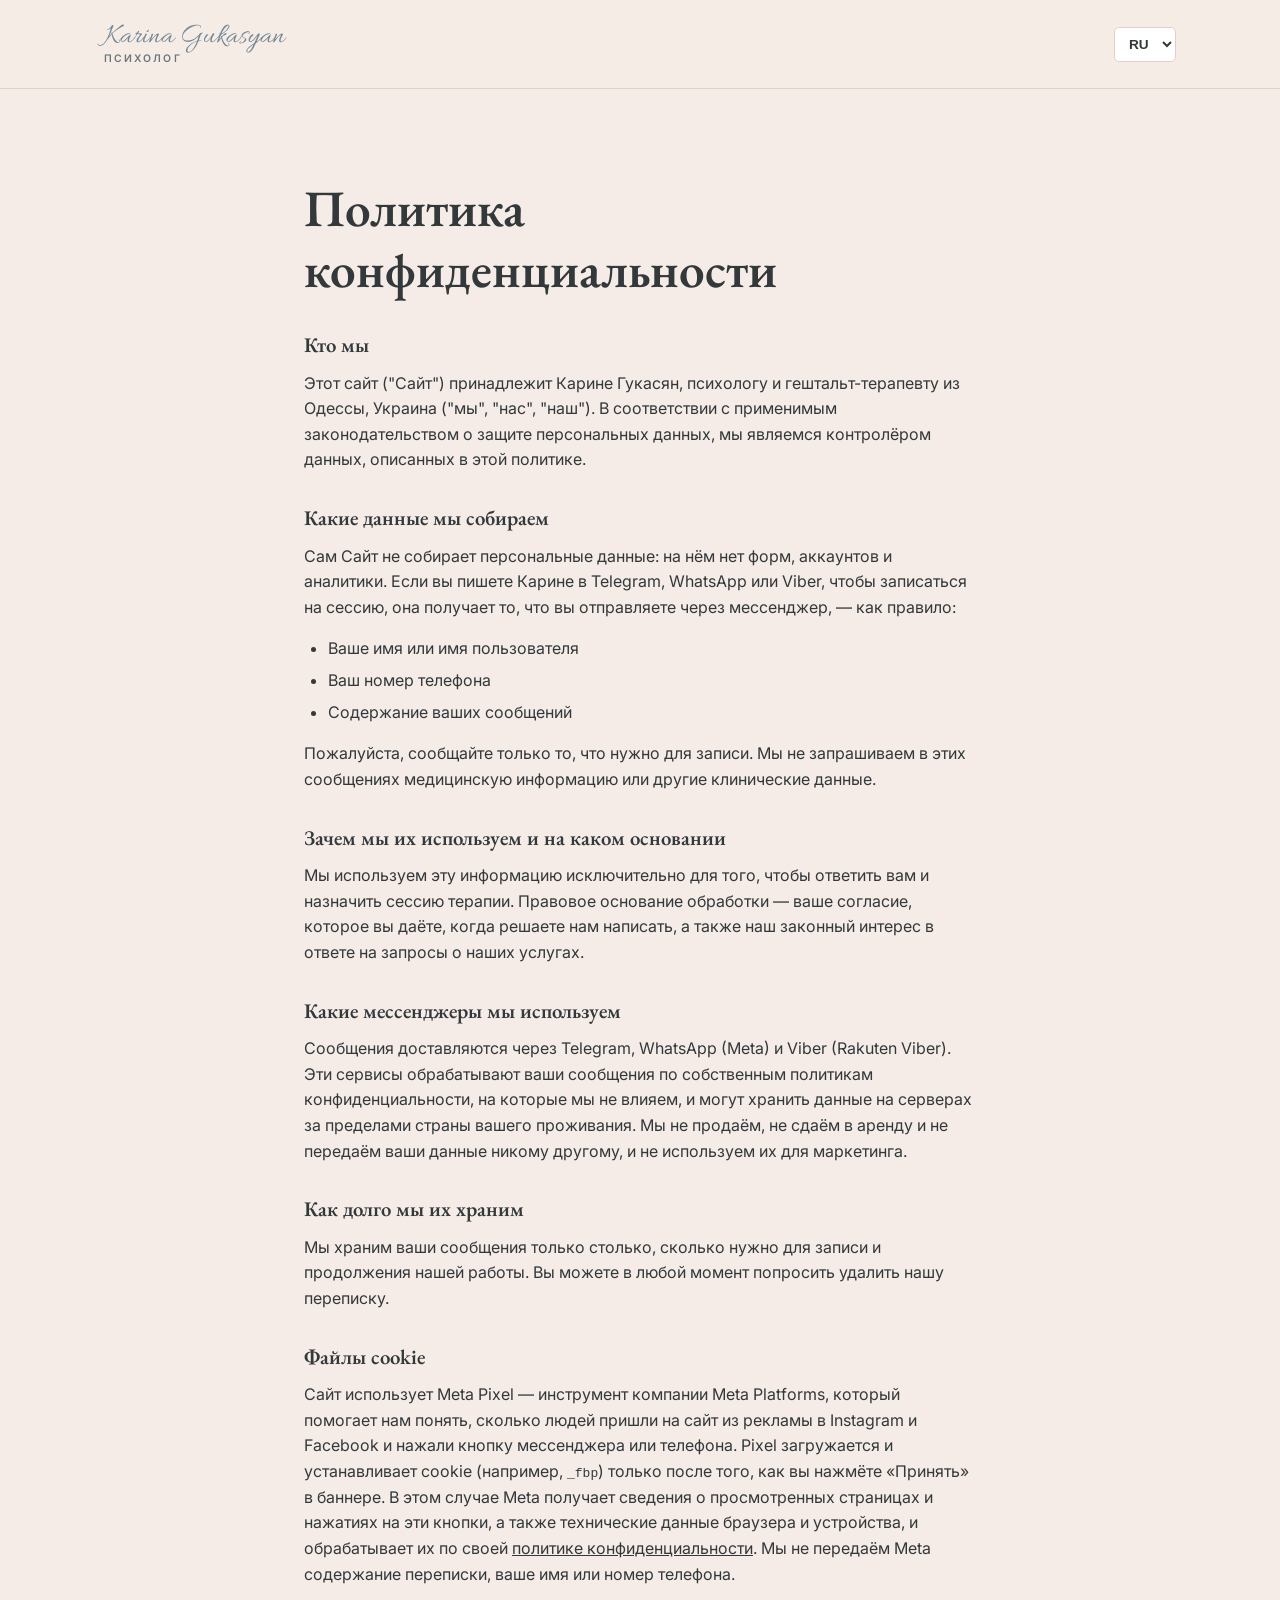
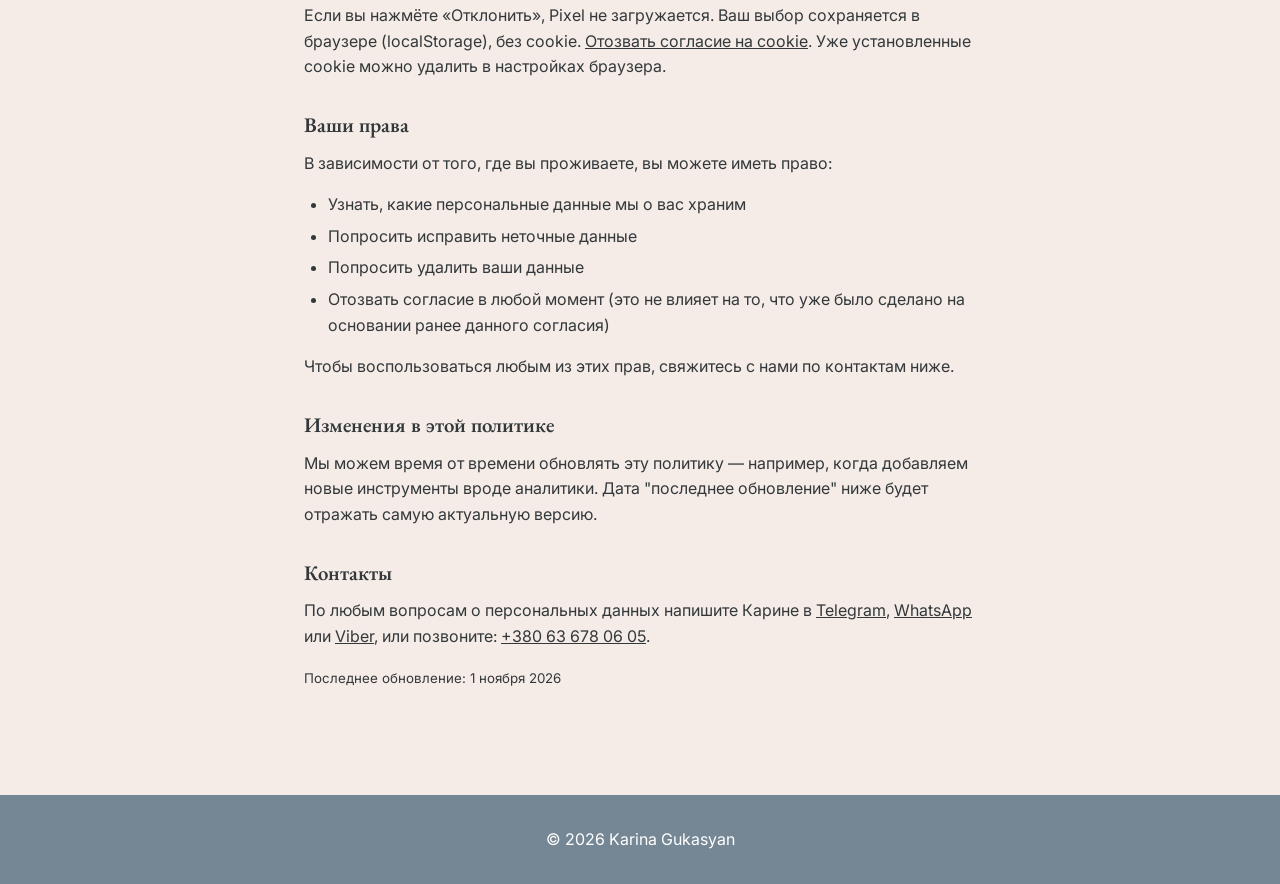
<file: privacy-ru.html>
<!DOCTYPE html>
<html lang="ru">
<head>
<meta charset="UTF-8">
<meta name="viewport" content="width=device-width, initial-scale=1.0">
<title>Политика конфиденциальности — Karina Gukasyan</title>
<meta name="description" content="Политика конфиденциальности сайта Карины Гукасян: какие персональные данные собираются при записи на сессию, зачем и какие у вас права.">
<link rel="canonical" href="https://gukasyan-karina.netlify.app/privacy-ru.html">
<link rel="preconnect" href="https://fonts.googleapis.com">
<link rel="preconnect" href="https://fonts.gstatic.com" crossorigin>
<!-- Fonts load without blocking first paint; Allura is subset to the logo's letters -->
<link rel="preload" as="style" href="https://fonts.googleapis.com/css2?family=EB+Garamond:wght@500;600;700&family=Inter:wght@400;500;600&display=swap" onload="this.onload=null;this.rel='stylesheet'">
<link rel="preload" as="style" href="https://fonts.googleapis.com/css2?family=Allura&text=Karina%20Gukasyan&display=swap" onload="this.onload=null;this.rel='stylesheet'">
<noscript><link rel="stylesheet" href="https://fonts.googleapis.com/css2?family=EB+Garamond:wght@500;600;700&family=Inter:wght@400;500;600&display=swap"><link rel="stylesheet" href="https://fonts.googleapis.com/css2?family=Allura&text=Karina%20Gukasyan&display=swap"></noscript>
<link rel="icon" href="favicon.ico" sizes="48x48">
<link rel="icon" href="favicon.svg" type="image/svg+xml">
<link rel="apple-touch-icon" href="apple-touch-icon.png">

<link rel="stylesheet" href="css/styles.css">
</head>
<body>

<header class="site-header">
  <div class="container header-inner">
    <a href="index-ru.html" class="logo-block">
      <span class="logo">Karina Gukasyan</span>
      <span class="logo-tagline">Психолог</span>
    </a>
    <select class="lang-select" aria-label="Язык" onchange="if(this.value) window.location.href=this.value;" style="margin-left:auto;">
      <option value="privacy.html">EN</option>
      <option value="privacy-uk.html">UK</option>
      <option value="privacy-ru.html" selected>RU</option>
    </select>
  </div>
</header>

<main>
  <section class="section">
    <div class="container narrow legal">
      <h1>Политика конфиденциальности</h1>

      <h2>Кто мы</h2>
      <p>Этот сайт ("Сайт") принадлежит Карине Гукасян, психологу и гештальт-терапевту из Одессы, Украина ("мы", "нас", "наш"). В соответствии с применимым законодательством о защите персональных данных, мы являемся контролёром данных, описанных в этой политике.</p>

      <h2>Какие данные мы собираем</h2>
      <p>Сам Сайт не собирает персональные данные: на нём нет форм, аккаунтов и аналитики. Если вы пишете Карине в Telegram, WhatsApp или Viber, чтобы записаться на сессию, она получает то, что вы отправляете через мессенджер, — как правило:</p>
      <ul>
        <li>Ваше имя или имя пользователя</li>
        <li>Ваш номер телефона</li>
        <li>Содержание ваших сообщений</li>
      </ul>
      <p>Пожалуйста, сообщайте только то, что нужно для записи. Мы не запрашиваем в этих сообщениях медицинскую информацию или другие клинические данные.</p>

      <h2>Зачем мы их используем и на каком основании</h2>
      <p>Мы используем эту информацию исключительно для того, чтобы ответить вам и назначить сессию терапии. Правовое основание обработки — ваше согласие, которое вы даёте, когда решаете нам написать, а также наш законный интерес в ответе на запросы о наших услугах.</p>

      <h2>Какие мессенджеры мы используем</h2>
      <p>Сообщения доставляются через Telegram, WhatsApp (Meta) и Viber (Rakuten Viber). Эти сервисы обрабатывают ваши сообщения по собственным политикам конфиденциальности, на которые мы не влияем, и могут хранить данные на серверах за пределами страны вашего проживания. Мы не продаём, не сдаём в аренду и не передаём ваши данные никому другому, и не используем их для маркетинга.</p>

      <h2>Как долго мы их храним</h2>
      <p>Мы храним ваши сообщения только столько, сколько нужно для записи и продолжения нашей работы. Вы можете в любой момент попросить удалить нашу переписку.</p>

      <h2>Файлы cookie</h2>
      <p>Сайт использует Meta Pixel — инструмент компании Meta Platforms, который помогает нам понять, сколько людей пришли на сайт из рекламы в Instagram и Facebook и нажали кнопку мессенджера или телефона. Pixel загружается и устанавливает cookie (например, <code>_fbp</code>) только после того, как вы нажмёте «Принять» в баннере. В этом случае Meta получает сведения о просмотренных страницах и нажатиях на эти кнопки, а также технические данные браузера и устройства, и обрабатывает их по своей <a href="https://www.facebook.com/privacy/policy/" target="_blank" rel="noopener">политике конфиденциальности</a>. Мы не передаём Meta содержание переписки, ваше имя или номер телефона.</p>
      <p>Если вы нажмёте «Отклонить», Pixel не загружается. Ваш выбор сохраняется в браузере (localStorage), без cookie. <a href="#" id="cookie-reset" data-done="Согласие отозвано">Отозвать согласие на cookie</a>. Уже установленные cookie можно удалить в настройках браузера.</p>

      <h2>Ваши права</h2>
      <p>В зависимости от того, где вы проживаете, вы можете иметь право:</p>
      <ul>
        <li>Узнать, какие персональные данные мы о вас храним</li>
        <li>Попросить исправить неточные данные</li>
        <li>Попросить удалить ваши данные</li>
        <li>Отозвать согласие в любой момент (это не влияет на то, что уже было сделано на основании ранее данного согласия)</li>
      </ul>
      <p>Чтобы воспользоваться любым из этих прав, свяжитесь с нами по контактам ниже.</p>

      <h2>Изменения в этой политике</h2>
      <p>Мы можем время от времени обновлять эту политику — например, когда добавляем новые инструменты вроде аналитики. Дата "последнее обновление" ниже будет отражать самую актуальную версию.</p>

      <h2>Контакты</h2>
      <p>По любым вопросам о персональных данных напишите Карине в <a href="https://t.me/Karina_Gukasyan" target="_blank" rel="noopener">Telegram</a>, <a href="https://wa.me/380636780605" target="_blank" rel="noopener">WhatsApp</a> или <a href="viber://chat?number=%2B380636780605">Viber</a>, или позвоните: <a href="tel:+380636780605">+380 63 678 06 05</a>.</p>

      <p><small>Последнее обновление: 1 ноября 2026</small></p>
    </div>
  </section>
</main>

<footer class="site-footer">
  <div class="container footer-inner">
    <p>© <span id="year">2026</span> Karina Gukasyan</p>
  </div>
</footer>

<script src="js/main.js"></script>
</body>
</html>
</file>
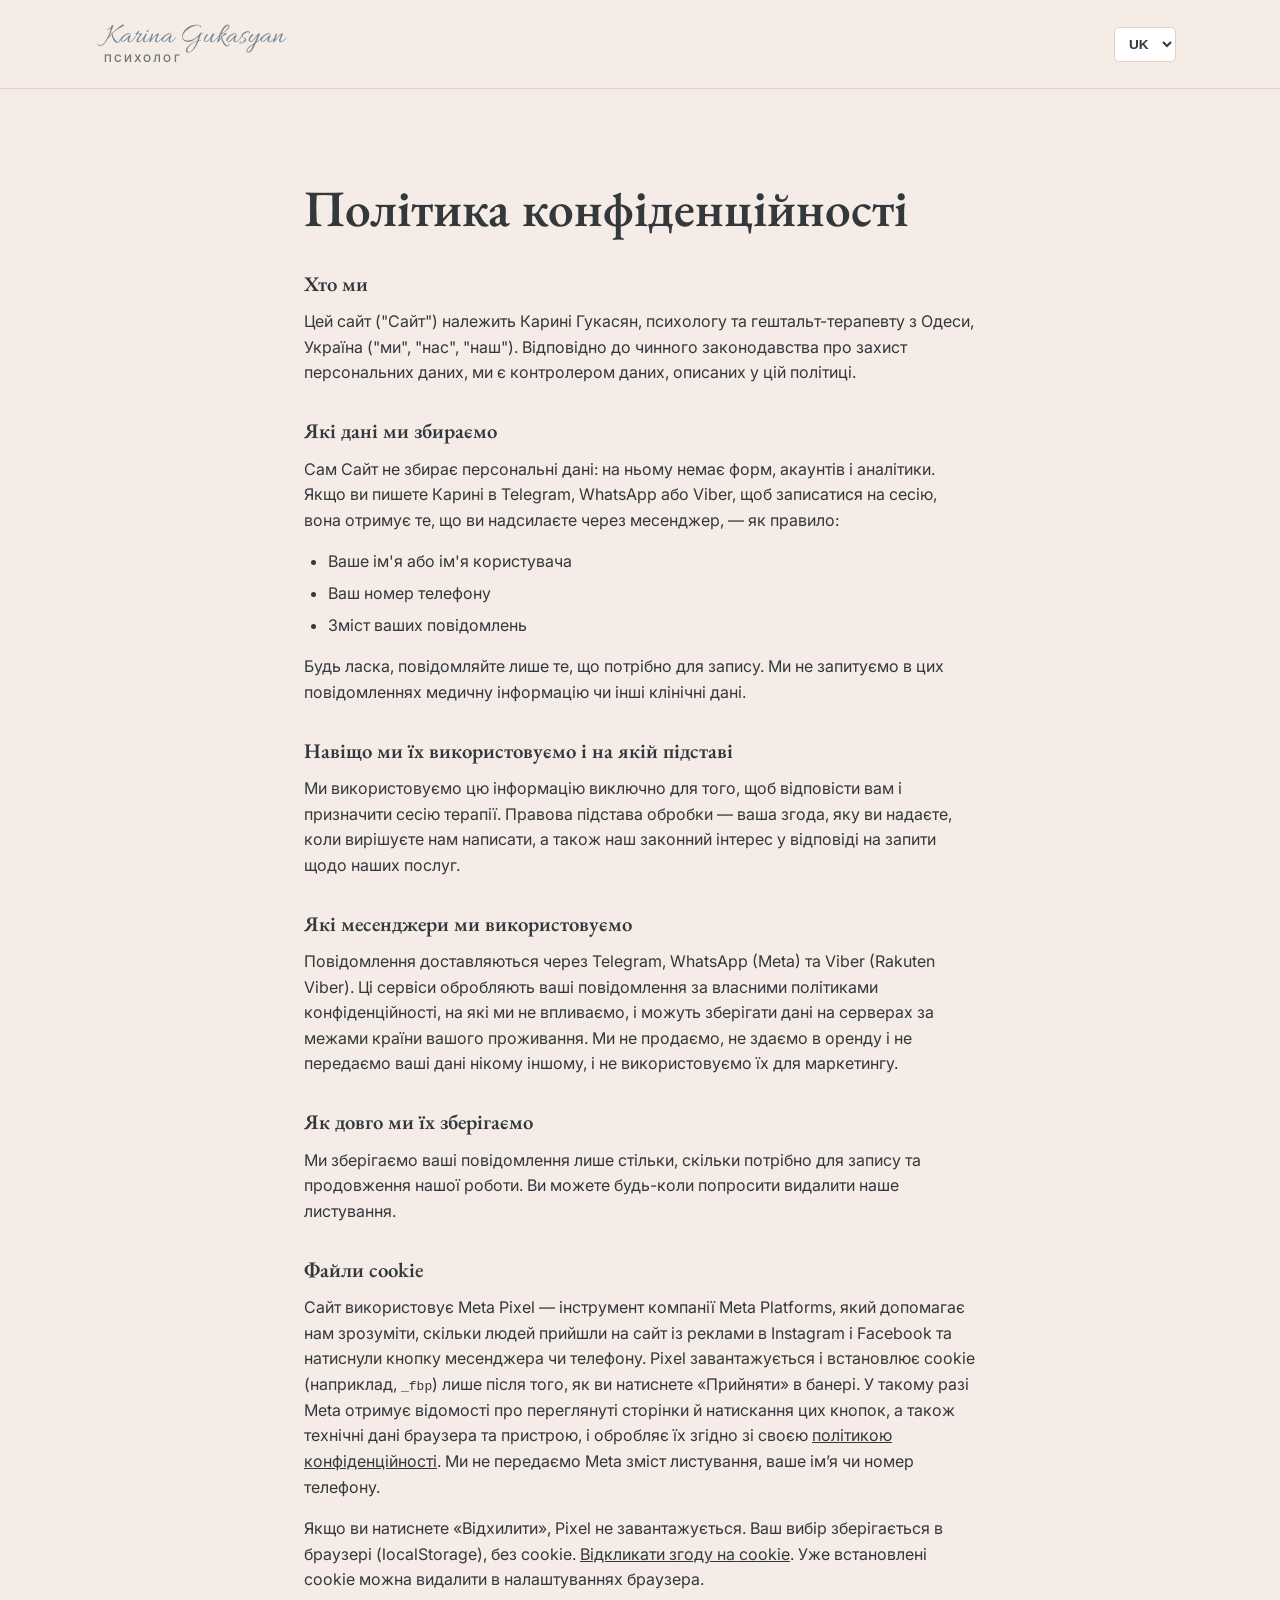
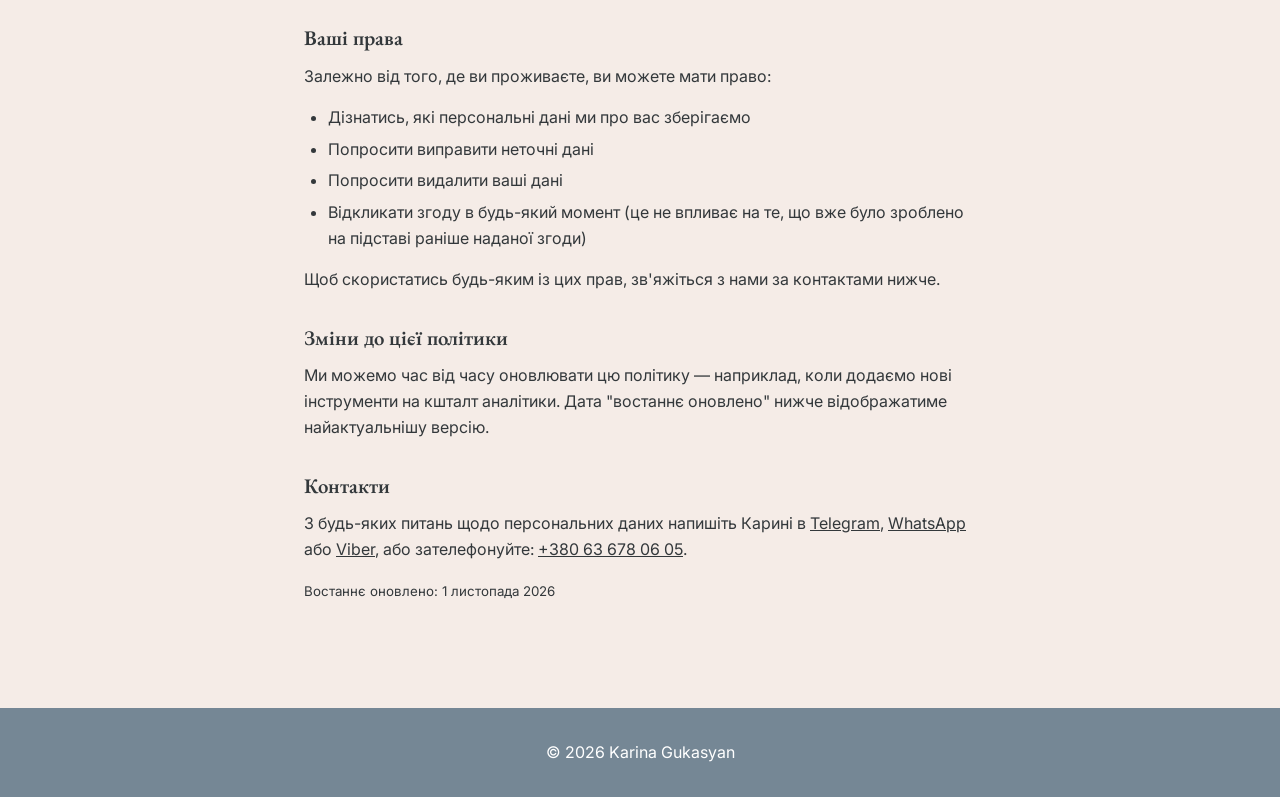
<file: privacy-uk.html>
<!DOCTYPE html>
<html lang="uk">
<head>
<meta charset="UTF-8">
<meta name="viewport" content="width=device-width, initial-scale=1.0">
<title>Політика конфіденційності — Karina Gukasyan</title>
<meta name="description" content="Політика конфіденційності сайту Карини Гукасян: які персональні дані збираються під час запису на сесію, навіщо і які у вас права.">
<link rel="canonical" href="https://gukasyan-karina.netlify.app/privacy-uk.html">
<link rel="preconnect" href="https://fonts.googleapis.com">
<link rel="preconnect" href="https://fonts.gstatic.com" crossorigin>
<!-- Fonts load without blocking first paint; Allura is subset to the logo's letters -->
<link rel="preload" as="style" href="https://fonts.googleapis.com/css2?family=EB+Garamond:wght@500;600;700&family=Inter:wght@400;500;600&display=swap" onload="this.onload=null;this.rel='stylesheet'">
<link rel="preload" as="style" href="https://fonts.googleapis.com/css2?family=Allura&text=Karina%20Gukasyan&display=swap" onload="this.onload=null;this.rel='stylesheet'">
<noscript><link rel="stylesheet" href="https://fonts.googleapis.com/css2?family=EB+Garamond:wght@500;600;700&family=Inter:wght@400;500;600&display=swap"><link rel="stylesheet" href="https://fonts.googleapis.com/css2?family=Allura&text=Karina%20Gukasyan&display=swap"></noscript>
<link rel="icon" href="favicon.ico" sizes="48x48">
<link rel="icon" href="favicon.svg" type="image/svg+xml">
<link rel="apple-touch-icon" href="apple-touch-icon.png">

<link rel="stylesheet" href="css/styles.css">
</head>
<body>

<header class="site-header">
  <div class="container header-inner">
    <a href="index-uk.html" class="logo-block">
      <span class="logo">Karina Gukasyan</span>
      <span class="logo-tagline">Психолог</span>
    </a>
    <select class="lang-select" aria-label="Мова" onchange="if(this.value) window.location.href=this.value;" style="margin-left:auto;">
      <option value="privacy.html">EN</option>
      <option value="privacy-uk.html" selected>UK</option>
      <option value="privacy-ru.html">RU</option>
    </select>
  </div>
</header>

<main>
  <section class="section">
    <div class="container narrow legal">
      <h1>Політика конфіденційності</h1>

      <h2>Хто ми</h2>
      <p>Цей сайт ("Сайт") належить Карині Гукасян, психологу та гештальт-терапевту з Одеси, Україна ("ми", "нас", "наш"). Відповідно до чинного законодавства про захист персональних даних, ми є контролером даних, описаних у цій політиці.</p>

      <h2>Які дані ми збираємо</h2>
      <p>Сам Сайт не збирає персональні дані: на ньому немає форм, акаунтів і аналітики. Якщо ви пишете Карині в Telegram, WhatsApp або Viber, щоб записатися на сесію, вона отримує те, що ви надсилаєте через месенджер, — як правило:</p>
      <ul>
        <li>Ваше ім'я або ім'я користувача</li>
        <li>Ваш номер телефону</li>
        <li>Зміст ваших повідомлень</li>
      </ul>
      <p>Будь ласка, повідомляйте лише те, що потрібно для запису. Ми не запитуємо в цих повідомленнях медичну інформацію чи інші клінічні дані.</p>

      <h2>Навіщо ми їх використовуємо і на якій підставі</h2>
      <p>Ми використовуємо цю інформацію виключно для того, щоб відповісти вам і призначити сесію терапії. Правова підстава обробки — ваша згода, яку ви надаєте, коли вирішуєте нам написати, а також наш законний інтерес у відповіді на запити щодо наших послуг.</p>

      <h2>Які месенджери ми використовуємо</h2>
      <p>Повідомлення доставляються через Telegram, WhatsApp (Meta) та Viber (Rakuten Viber). Ці сервіси обробляють ваші повідомлення за власними політиками конфіденційності, на які ми не впливаємо, і можуть зберігати дані на серверах за межами країни вашого проживання. Ми не продаємо, не здаємо в оренду і не передаємо ваші дані нікому іншому, і не використовуємо їх для маркетингу.</p>

      <h2>Як довго ми їх зберігаємо</h2>
      <p>Ми зберігаємо ваші повідомлення лише стільки, скільки потрібно для запису та продовження нашої роботи. Ви можете будь-коли попросити видалити наше листування.</p>

      <h2>Файли cookie</h2>
      <p>Сайт використовує Meta Pixel — інструмент компанії Meta Platforms, який допомагає нам зрозуміти, скільки людей прийшли на сайт із реклами в Instagram і Facebook та натиснули кнопку месенджера чи телефону. Pixel завантажується і встановлює cookie (наприклад, <code>_fbp</code>) лише після того, як ви натиснете «Прийняти» в банері. У такому разі Meta отримує відомості про переглянуті сторінки й натискання цих кнопок, а також технічні дані браузера та пристрою, і обробляє їх згідно зі своєю <a href="https://www.facebook.com/privacy/policy/" target="_blank" rel="noopener">політикою конфіденційності</a>. Ми не передаємо Meta зміст листування, ваше ім’я чи номер телефону.</p>
      <p>Якщо ви натиснете «Відхилити», Pixel не завантажується. Ваш вибір зберігається в браузері (localStorage), без cookie. <a href="#" id="cookie-reset" data-done="Згоду відкликано">Відкликати згоду на cookie</a>. Уже встановлені cookie можна видалити в налаштуваннях браузера.</p>

      <h2>Ваші права</h2>
      <p>Залежно від того, де ви проживаєте, ви можете мати право:</p>
      <ul>
        <li>Дізнатись, які персональні дані ми про вас зберігаємо</li>
        <li>Попросити виправити неточні дані</li>
        <li>Попросити видалити ваші дані</li>
        <li>Відкликати згоду в будь-який момент (це не впливає на те, що вже було зроблено на підставі раніше наданої згоди)</li>
      </ul>
      <p>Щоб скористатись будь-яким із цих прав, зв'яжіться з нами за контактами нижче.</p>

      <h2>Зміни до цієї політики</h2>
      <p>Ми можемо час від часу оновлювати цю політику — наприклад, коли додаємо нові інструменти на кшталт аналітики. Дата "востаннє оновлено" нижче відображатиме найактуальнішу версію.</p>

      <h2>Контакти</h2>
      <p>З будь-яких питань щодо персональних даних напишіть Карині в <a href="https://t.me/Karina_Gukasyan" target="_blank" rel="noopener">Telegram</a>, <a href="https://wa.me/380636780605" target="_blank" rel="noopener">WhatsApp</a> або <a href="viber://chat?number=%2B380636780605">Viber</a>, або зателефонуйте: <a href="tel:+380636780605">+380 63 678 06 05</a>.</p>

      <p><small>Востаннє оновлено: 1 листопада 2026</small></p>
    </div>
  </section>
</main>

<footer class="site-footer">
  <div class="container footer-inner">
    <p>© <span id="year">2026</span> Karina Gukasyan</p>
  </div>
</footer>

<script src="js/main.js"></script>
</body>
</html>
</file>
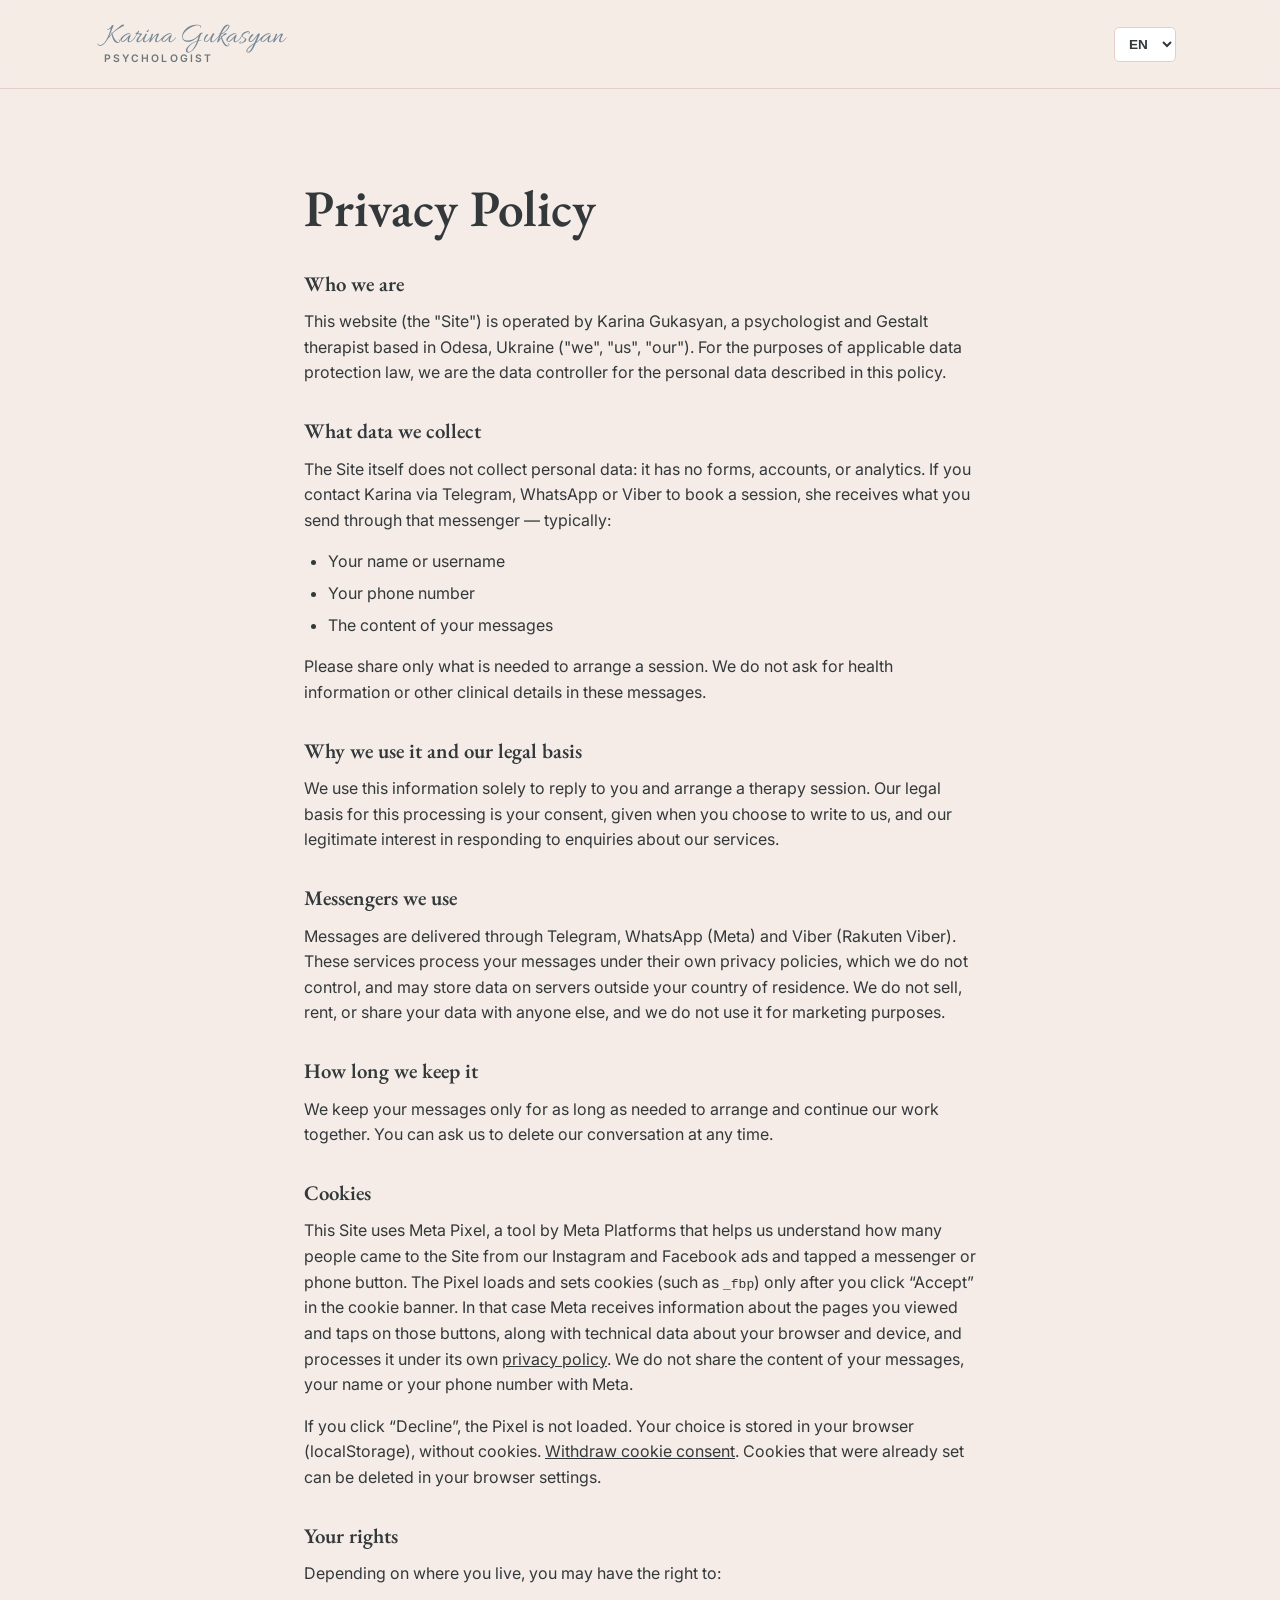
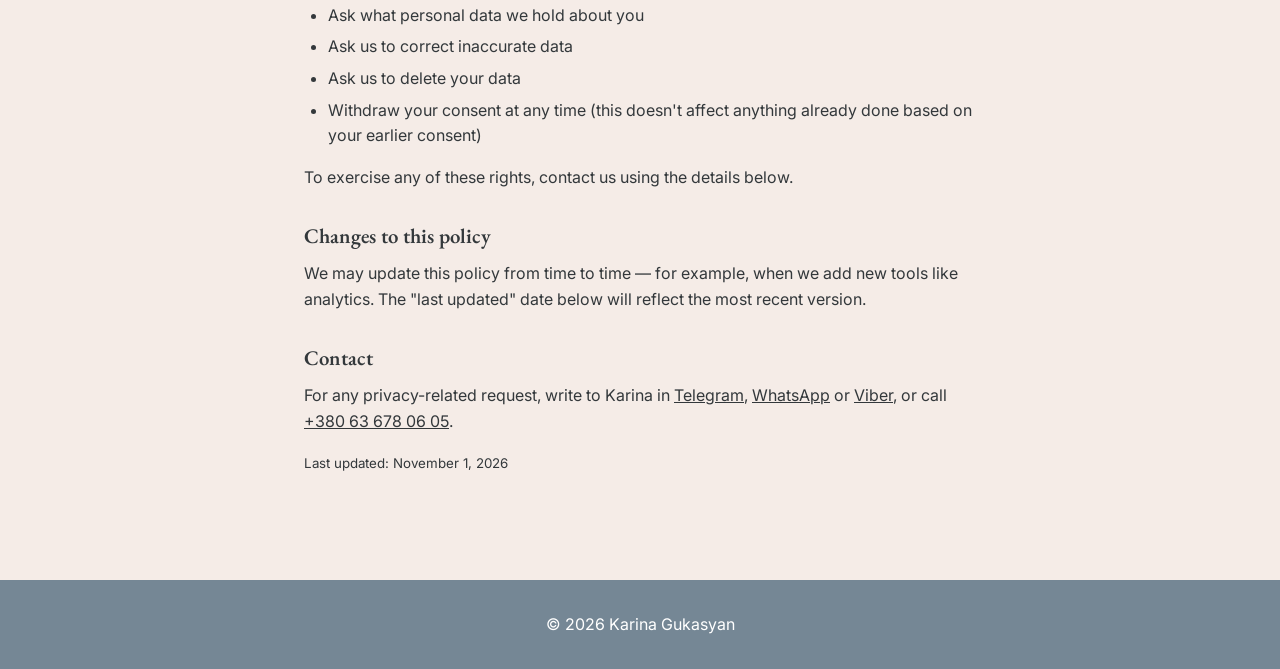
<file: privacy.html>
<!DOCTYPE html>
<html lang="en">
<head>
<meta charset="UTF-8">
<meta name="viewport" content="width=device-width, initial-scale=1.0">
<title>Privacy Policy — Karina Gukasyan</title>
<meta name="description" content="Privacy policy of Karina Gukasyan's website: what personal data is collected when you book a session, why, and your rights.">
<link rel="canonical" href="https://gukasyan-karina.netlify.app/privacy.html">
<link rel="preconnect" href="https://fonts.googleapis.com">
<link rel="preconnect" href="https://fonts.gstatic.com" crossorigin>
<!-- Fonts load without blocking first paint; Allura is subset to the logo's letters -->
<link rel="preload" as="style" href="https://fonts.googleapis.com/css2?family=EB+Garamond:wght@500;600;700&family=Inter:wght@400;500;600&display=swap" onload="this.onload=null;this.rel='stylesheet'">
<link rel="preload" as="style" href="https://fonts.googleapis.com/css2?family=Allura&text=Karina%20Gukasyan&display=swap" onload="this.onload=null;this.rel='stylesheet'">
<noscript><link rel="stylesheet" href="https://fonts.googleapis.com/css2?family=EB+Garamond:wght@500;600;700&family=Inter:wght@400;500;600&display=swap"><link rel="stylesheet" href="https://fonts.googleapis.com/css2?family=Allura&text=Karina%20Gukasyan&display=swap"></noscript>
<link rel="icon" href="favicon.ico" sizes="48x48">
<link rel="icon" href="favicon.svg" type="image/svg+xml">
<link rel="apple-touch-icon" href="apple-touch-icon.png">

<link rel="stylesheet" href="css/styles.css">
</head>
<body>

<header class="site-header">
  <div class="container header-inner">
    <a href="index.html" class="logo-block">
      <span class="logo">Karina Gukasyan</span>
      <span class="logo-tagline">Psychologist</span>
    </a>
    <select class="lang-select" aria-label="Language" onchange="if(this.value) window.location.href=this.value;" style="margin-left:auto;">
      <option value="privacy.html" selected>EN</option>
      <option value="privacy-uk.html">UK</option>
      <option value="privacy-ru.html">RU</option>
    </select>
  </div>
</header>

<main>
  <section class="section">
    <div class="container narrow legal">
      <h1>Privacy Policy</h1>

      <h2>Who we are</h2>
      <p>This website (the "Site") is operated by Karina Gukasyan, a psychologist and Gestalt therapist based in Odesa, Ukraine ("we", "us", "our"). For the purposes of applicable data protection law, we are the data controller for the personal data described in this policy.</p>

      <h2>What data we collect</h2>
      <p>The Site itself does not collect personal data: it has no forms, accounts, or analytics. If you contact Karina via Telegram, WhatsApp or Viber to book a session, she receives what you send through that messenger — typically:</p>
      <ul>
        <li>Your name or username</li>
        <li>Your phone number</li>
        <li>The content of your messages</li>
      </ul>
      <p>Please share only what is needed to arrange a session. We do not ask for health information or other clinical details in these messages.</p>

      <h2>Why we use it and our legal basis</h2>
      <p>We use this information solely to reply to you and arrange a therapy session. Our legal basis for this processing is your consent, given when you choose to write to us, and our legitimate interest in responding to enquiries about our services.</p>

      <h2>Messengers we use</h2>
      <p>Messages are delivered through Telegram, WhatsApp (Meta) and Viber (Rakuten Viber). These services process your messages under their own privacy policies, which we do not control, and may store data on servers outside your country of residence. We do not sell, rent, or share your data with anyone else, and we do not use it for marketing purposes.</p>

      <h2>How long we keep it</h2>
      <p>We keep your messages only for as long as needed to arrange and continue our work together. You can ask us to delete our conversation at any time.</p>

      <h2>Cookies</h2>
      <p>This Site uses Meta Pixel, a tool by Meta Platforms that helps us understand how many people came to the Site from our Instagram and Facebook ads and tapped a messenger or phone button. The Pixel loads and sets cookies (such as <code>_fbp</code>) only after you click “Accept” in the cookie banner. In that case Meta receives information about the pages you viewed and taps on those buttons, along with technical data about your browser and device, and processes it under its own <a href="https://www.facebook.com/privacy/policy/" target="_blank" rel="noopener">privacy policy</a>. We do not share the content of your messages, your name or your phone number with Meta.</p>
      <p>If you click “Decline”, the Pixel is not loaded. Your choice is stored in your browser (localStorage), without cookies. <a href="#" id="cookie-reset" data-done="Consent withdrawn">Withdraw cookie consent</a>. Cookies that were already set can be deleted in your browser settings.</p>

      <h2>Your rights</h2>
      <p>Depending on where you live, you may have the right to:</p>
      <ul>
        <li>Ask what personal data we hold about you</li>
        <li>Ask us to correct inaccurate data</li>
        <li>Ask us to delete your data</li>
        <li>Withdraw your consent at any time (this doesn't affect anything already done based on your earlier consent)</li>
      </ul>
      <p>To exercise any of these rights, contact us using the details below.</p>

      <h2>Changes to this policy</h2>
      <p>We may update this policy from time to time — for example, when we add new tools like analytics. The "last updated" date below will reflect the most recent version.</p>

      <h2>Contact</h2>
      <p>For any privacy-related request, write to Karina in <a href="https://t.me/Karina_Gukasyan" target="_blank" rel="noopener">Telegram</a>, <a href="https://wa.me/380636780605" target="_blank" rel="noopener">WhatsApp</a> or <a href="viber://chat?number=%2B380636780605">Viber</a>, or call <a href="tel:+380636780605">+380 63 678 06 05</a>.</p>

      <p><small>Last updated: November 1, 2026</small></p>
    </div>
  </section>
</main>

<footer class="site-footer">
  <div class="container footer-inner">
    <p>© <span id="year">2026</span> Karina Gukasyan</p>
  </div>
</footer>

<script src="js/main.js"></script>
</body>
</html>
</file>
<file: css/styles.css>
/* ---------- Design tokens ---------- */
:root {
  --color-bg: #f5ece7;
  --color-bg-alt: #d7dfe3;
  --color-text: #33383b;
  --color-text-muted: #6c7679;
  --color-accent: #758795;
  --color-accent-dark: #63737f;
  --color-dark: #758795;
  --color-border: #e3cfc7;

  --font-heading: 'EB Garamond', Georgia, serif;
  --font-script: 'Allura', cursive;
  --font-body: 'Inter', -apple-system, BlinkMacSystemFont, 'Segoe UI', sans-serif;

  --container-width: 1120px;
  --radius: 5px;
}

/* ---------- Reset ---------- */
* { box-sizing: border-box; }
html { scroll-behavior: smooth; }
body {
  margin: 0;
  font-family: var(--font-body);
  color: var(--color-text);
  background: var(--color-bg);
  line-height: 1.6;
  -webkit-font-smoothing: antialiased;
}
img { max-width: 100%; display: block; }
a { color: inherit; text-decoration: none; }
ul { padding: 0; margin: 0; list-style: none; }
h1, h2, h3 {
  font-family: var(--font-heading);
  font-weight: 600;
  line-height: 1.2;
  margin: 0 0 0.6em;
}
h1 { font-size: clamp(2rem, 4vw + 1rem, 3.2rem); }
h2 { font-size: clamp(1.6rem, 2vw + 1rem, 2.2rem); text-align: center; }
.legal h1, .legal h2 { text-align: left; }
.legal h2 { font-size: 1.3rem; margin-top: 1.6em; }
.legal ul { list-style: disc; padding-left: 24px; margin: 0 0 1em; }
.legal li { margin-bottom: 6px; }
.legal a { text-decoration: underline; }
h3 { font-size: 1.25rem; }
p { margin: 0 0 1em; }

.container {
  max-width: var(--container-width);
  margin: 0 auto;
  padding: 0 24px;
}
.container.narrow { max-width: 720px; }

.section { padding: 88px 0; }
.section-alt { background: var(--color-bg-alt); }

/* ---------- Header ---------- */
.site-header {
  position: sticky;
  top: 0;
  z-index: 50;
  background: rgba(245, 236, 231, 0.92);
  backdrop-filter: blur(6px);
  border-bottom: 1px solid var(--color-border);
}
.header-inner {
  display: flex;
  align-items: center;
  justify-content: space-between;
  height: 88px;
  gap: 24px;
}
.logo-block {
  display: flex;
  flex-direction: column;
  line-height: 1;
}
.logo {
  font-family: var(--font-script);
  font-size: 1.8rem;
  font-weight: 400;
  color: var(--color-dark);
  white-space: nowrap;
}
.logo-tagline {
  font-family: var(--font-body);
  font-size: 0.65rem;
  font-weight: 600;
  letter-spacing: 0.2em;
  text-transform: uppercase;
  color: var(--color-text-muted);
  margin-top: 2px;
}
.main-nav {
  display: flex;
  gap: 28px;
  margin-left: auto;
}
.main-nav a {
  font-size: 0.95rem;
  font-weight: 500;
  color: var(--color-text);
}
.main-nav a:hover { color: var(--color-accent-dark); }

.btn-small { padding: 10px 20px; font-size: 0.85rem; }
.header-cta { margin-left: 24px; white-space: nowrap; }

.lang-select {
  margin-left: 16px;
  padding: 8px 10px;
  border-radius: var(--radius);
  border: 1px solid var(--color-border);
  background: #fff;
  color: var(--color-text);
  font-size: 0.85rem;
  font-weight: 600;
  cursor: pointer;
}

.nav-toggle {
  display: none;
  flex-direction: column;
  justify-content: center;
  gap: 5px;
  width: 32px;
  height: 32px;
  background: none;
  border: none;
  cursor: pointer;
  padding: 0;
}
.nav-toggle span {
  display: block;
  height: 2px;
  background: var(--color-dark);
  border-radius: 2px;
}

/* ---------- Buttons ---------- */
.btn {
  display: inline-block;
  padding: 14px 28px;
  border-radius: var(--radius);
  font-weight: 600;
  font-size: 0.95rem;
  cursor: pointer;
  border: none;
  transition: transform 0.15s ease, box-shadow 0.15s ease;
}
.btn-primary {
  background: var(--color-accent);
  color: #fff;
}
.btn-secondary {
  background: transparent;
  color: var(--color-text);
  box-shadow: inset 0 0 0 1px var(--color-border);
}
.btn-secondary:hover { box-shadow: inset 0 0 0 1px var(--color-text); }
.btn-primary:hover {
  background: var(--color-accent-dark);
  transform: translateY(-1px);
}

/* ---------- Hero ---------- */
.hero { position: relative; }
.hero-inner { padding-top: 24px; }
.hero-text { max-width: 520px; }
.hero-kicker {
  display: block;
  margin-bottom: 14px;
  font-family: var(--font-body);
  font-size: 0.75rem;
  font-weight: 600;
  line-height: 1.5;
  letter-spacing: 0.2em;
  text-transform: uppercase;
  color: var(--color-text-muted);
}

.hero-photo {
  position: absolute;
  right: 260px;
  bottom: 0;
  width: 460px;
  height: 510px;
  box-sizing: border-box;
  background: var(--color-bg-alt);
  border-radius: 50% 50% 0 0 / 160px 160px 0 0;
  overflow: hidden;
}
.hero-photo picture { display: block; width: 100%; height: 100%; }
.hero-photo img {
  display: block;
  width: 100%;
  height: 100%;
  object-fit: cover;
}

/* Fixed footprint — as the viewport narrows, the arch doesn't shrink,
   it just slides toward the right edge until it touches it. */
@media (max-width: 1600px) { .hero-photo { right: 180px; } }
@media (max-width: 1300px) { .hero-photo { right: 0; } }

/* ---------- About (dark band) ---------- */
.section-gradient {
  background: linear-gradient(90deg, var(--color-accent) 0%, var(--color-bg-alt) 100%);
  color: #fff;
}
.section-gradient h2 { color: #fff; }
.about-text h2 { text-align: left; }
.section-gradient .about-text p { color: rgba(255, 255, 255, 0.92); }
.about-inner {
  display: grid;
  grid-template-columns: 1fr 280px;
  gap: 48px;
  align-items: center;
}
.about-photo img {
  border-radius: var(--radius);
  width: 100%;
  height: auto;
  aspect-ratio: 4 / 5;
  object-fit: cover;
  background: rgba(255, 255, 255, 0.08);
}

/* ---------- Voice player (under the about photo) ---------- */
.audio-player {
  margin-top: 16px;
  display: flex;
  align-items: center;
  gap: 12px;
  padding: 10px 14px 10px 10px;
  background: var(--color-bg);
  border-radius: 999px;
  color: var(--color-text-muted);
}
.audio-toggle {
  flex-shrink: 0;
  width: 40px;
  height: 40px;
  display: flex;
  align-items: center;
  justify-content: center;
  padding: 0;
  border: none;
  border-radius: 50%;
  background: var(--color-accent-dark);
  color: #fff;
  cursor: pointer;
  transition: background 0.2s;
}
.audio-toggle:hover { background: var(--color-accent); }
.audio-toggle svg {
  width: 18px;
  height: 18px;
  fill: currentColor;
}
.audio-icon-pause,
.audio-player.is-playing .audio-icon-play { display: none; }
.audio-player.is-playing .audio-icon-pause { display: block; }
.audio-progress {
  flex: 1;
  height: 4px;
  border-radius: 2px;
  background: var(--color-border);
  cursor: pointer;
  position: relative;
}
.audio-progress::before {
  /* larger click/tap area than the 4px bar */
  content: '';
  position: absolute;
  inset: -10px 0;
}
.audio-progress-fill {
  width: 0;
  height: 100%;
  border-radius: inherit;
  background: var(--color-accent-dark);
}
.audio-time {
  flex-shrink: 0;
  min-width: 2.5em;
  font-size: 0.85rem;
  font-variant-numeric: tabular-nums;
  text-align: right;
}
.lead {
  font-size: 1.15rem;
  color: var(--color-text-muted);
}

/* ---------- Credentials (education / experience) ---------- */
.credentials-grid {
  display: grid;
  grid-template-columns: 1fr 1fr;
  gap: 40px;
}
.credential {
  display: flex;
  flex-direction: column;
  align-items: center;
  text-align: center;
  gap: 14px;
}
.credential-icon {
  width: 56px;
  height: 56px;
  color: var(--color-accent);
}
.credential-icon svg { width: 100%; height: 100%; }
.credential-list {
  list-style: none;
  padding: 0;
  margin: 0;
}
.credential-list li {
  color: var(--color-text-muted);
  padding: 4px 0;
}

/* ---------- Diploma slider ---------- */
.slider {
  display: flex;
  align-items: center;
  gap: 16px;
}
.slider-track {
  display: flex;
  gap: 20px;
  overflow-x: auto;
  scroll-snap-type: x mandatory;
  scroll-behavior: smooth;
  padding: 4px 0;
}
.slider-track::-webkit-scrollbar { display: none; }
.slider-slide {
  flex: 0 0 auto;
  width: min(320px, 78vw);
  scroll-snap-align: start;
  border-radius: var(--radius);
  aspect-ratio: 4 / 3;
  object-fit: contain;
  background: #fff;
  cursor: zoom-in;
}
.slider-btn {
  flex-shrink: 0;
  width: 44px;
  height: 44px;
  border-radius: 50%;
  border: none;
  background: var(--color-dark);
  color: #fff;
  font-size: 1.4rem;
  line-height: 1;
  cursor: pointer;
  display: flex;
  align-items: center;
  justify-content: center;
}
.slider-btn:hover { background: var(--color-accent-dark); }

/* ---------- Lightbox ---------- */
.lightbox {
  position: fixed;
  inset: 0;
  background: rgba(20, 20, 15, 0.9);
  display: flex;
  align-items: center;
  justify-content: center;
  padding: 40px;
  z-index: 100;
}
.lightbox[hidden] { display: none; }
.lightbox img {
  max-width: 100%;
  max-height: 100%;
  border-radius: var(--radius);
}
.lightbox-close {
  position: absolute;
  top: 24px;
  right: 24px;
  width: 44px;
  height: 44px;
  border-radius: 50%;
  border: none;
  background: rgba(255, 255, 255, 0.15);
  color: #fff;
  font-size: 1.6rem;
  line-height: 1;
  cursor: pointer;
}
.lightbox-close:hover { background: rgba(255, 255, 255, 0.3); }

/* ---------- Cookie banner ---------- */
.cookie-banner {
  position: fixed;
  left: 24px;
  right: 24px;
  bottom: 24px;
  max-width: 640px;
  margin: 0 auto;
  background: var(--color-bg-alt);
  color: var(--color-text);
  border: 1px solid var(--color-border);
  border-radius: var(--radius);
  padding: 18px 24px;
  display: flex;
  align-items: center;
  justify-content: space-between;
  gap: 20px;
  flex-wrap: wrap;
  z-index: 90;
  box-shadow: 0 8px 24px rgba(0, 0, 0, 0.15);
}
.cookie-banner[hidden] { display: none; }
.cookie-banner p { margin: 0; font-size: 0.88rem; }
.cookie-banner a { color: var(--color-accent-dark); text-decoration: underline; }
.cookie-actions { display: flex; gap: 10px; }

/* ---------- Rules (accordion) ---------- */
.accordion {
  max-width: 760px;
  margin: 0 auto;
}
.accordion-item {
  border-bottom: 1px solid var(--color-border);
}
.accordion-item:first-child {
  border-top: 1px solid var(--color-border);
}
.accordion-trigger {
  width: 100%;
  display: flex;
  align-items: center;
  justify-content: space-between;
  gap: 20px;
  padding: 22px 4px;
  background: none;
  border: none;
  font-family: inherit;
  font-weight: 600;
  font-size: 1.05rem;
  color: var(--color-text);
  text-align: left;
  cursor: pointer;
}
.accordion-icon {
  flex-shrink: 0;
  font-size: 1.5rem;
  font-weight: 400;
  line-height: 1;
  color: var(--color-accent-dark);
}
.accordion-panel {
  padding: 0 28px 24px 4px;
  color: var(--color-text);
}
.accordion-panel p {
  margin: 0 0 0.8em;
}
.accordion-panel p:last-child {
  margin-bottom: 0;
}
.accordion-subsection p {
  margin-bottom: 0.25em;
}
.accordion-subsection + .accordion-subsection {
  margin-top: 28px;
}
.accordion-meta {
  font-weight: 600;
}

/* ---------- Booking via messengers ---------- */
#book .container { text-align: center; }
.messengers {
  display: flex;
  justify-content: center;
  flex-wrap: wrap;
  gap: 16px;
}
.messenger {
  display: flex;
  flex-direction: column;
  align-items: center;
  gap: 10px;
  width: 120px;
  padding: 20px 12px 16px;
  background: #fff;
  border: 1px solid var(--color-border);
  border-radius: var(--radius);
  font-size: 0.9rem;
  font-weight: 500;
  color: var(--color-text);
  transition: transform 0.2s ease, box-shadow 0.2s ease;
}
.messenger:hover,
.messenger:focus-visible {
  transform: translateY(-2px);
  box-shadow: 0 6px 18px rgba(51, 56, 59, 0.12);
}
.messenger svg {
  width: 44px;
  height: 44px;
  fill: currentColor;
}
.messenger-telegram svg { color: #26a5e4; }
.messenger-whatsapp svg { color: #25d366; }
.messenger-viber svg { color: #7360f2; }

/* ---------- Contacts / footer ---------- */
#contacts .container { text-align: center; }

.site-footer {
  background: var(--color-dark);
  color: #fff;
  padding: 32px 0;
}
.footer-inner { text-align: center; }
.footer-inner p { margin: 0; }
.footer-inner p.footer-tagline {
  font-family: var(--font-heading);
  font-style: italic;
  font-weight: 500;
  font-size: clamp(1.05rem, 1.5vw + 0.7rem, 1.35rem);
  line-height: 1.5;
  color: rgba(255, 255, 255, 0.92);
  max-width: 640px;
  margin: 0 auto 20px;
}
.footer-inner a { text-decoration: underline; opacity: 0.85; }
.footer-inner a:hover { opacity: 1; }

/* ---------- Scroll-reveal ---------- */
.reveal {
  opacity: 0;
  transform: translateY(16px);
  transition: opacity 0.6s ease, transform 0.6s ease;
}
.reveal.is-visible {
  opacity: 1;
  transform: translateY(0);
}

/* ---------- Responsive ---------- */
@media (max-width: 860px) {
  .hero-text { max-width: none; }
  .hero-photo {
    position: static;
    width: calc(100% - 48px);
    height: 460px;
    margin: 32px auto 0;
    border-radius: 50% 50% 0 0 / 140px 140px 0 0;
  }
  .hero-photo img {
    width: 100%;
    height: 100%;
    object-fit: cover;
  }
  .about-inner { grid-template-columns: 1fr; }
  .about-photo { max-width: 280px; margin: 0 auto; }
  .about-text h2 { text-align: center; }
  .credentials-grid { grid-template-columns: 1fr; gap: 32px; }
}

@media (max-width: 720px) {
  .main-nav {
    position: fixed;
    top: 88px;
    left: 0;
    right: 0;
    background: var(--color-bg);
    flex-direction: column;
    gap: 0;
    max-height: 0;
    overflow: hidden;
    transition: max-height 0.25s ease;
    border-bottom: 1px solid var(--color-border);
  }
  .main-nav.is-open { max-height: 320px; }
  .main-nav a {
    padding: 16px 24px;
    border-top: 1px solid var(--color-border);
  }
  .nav-toggle { display: flex; }
  .lang-select { margin-left: 12px; }
  .header-cta { display: none; }
  .section { padding: 56px 0; }
}
</file>
